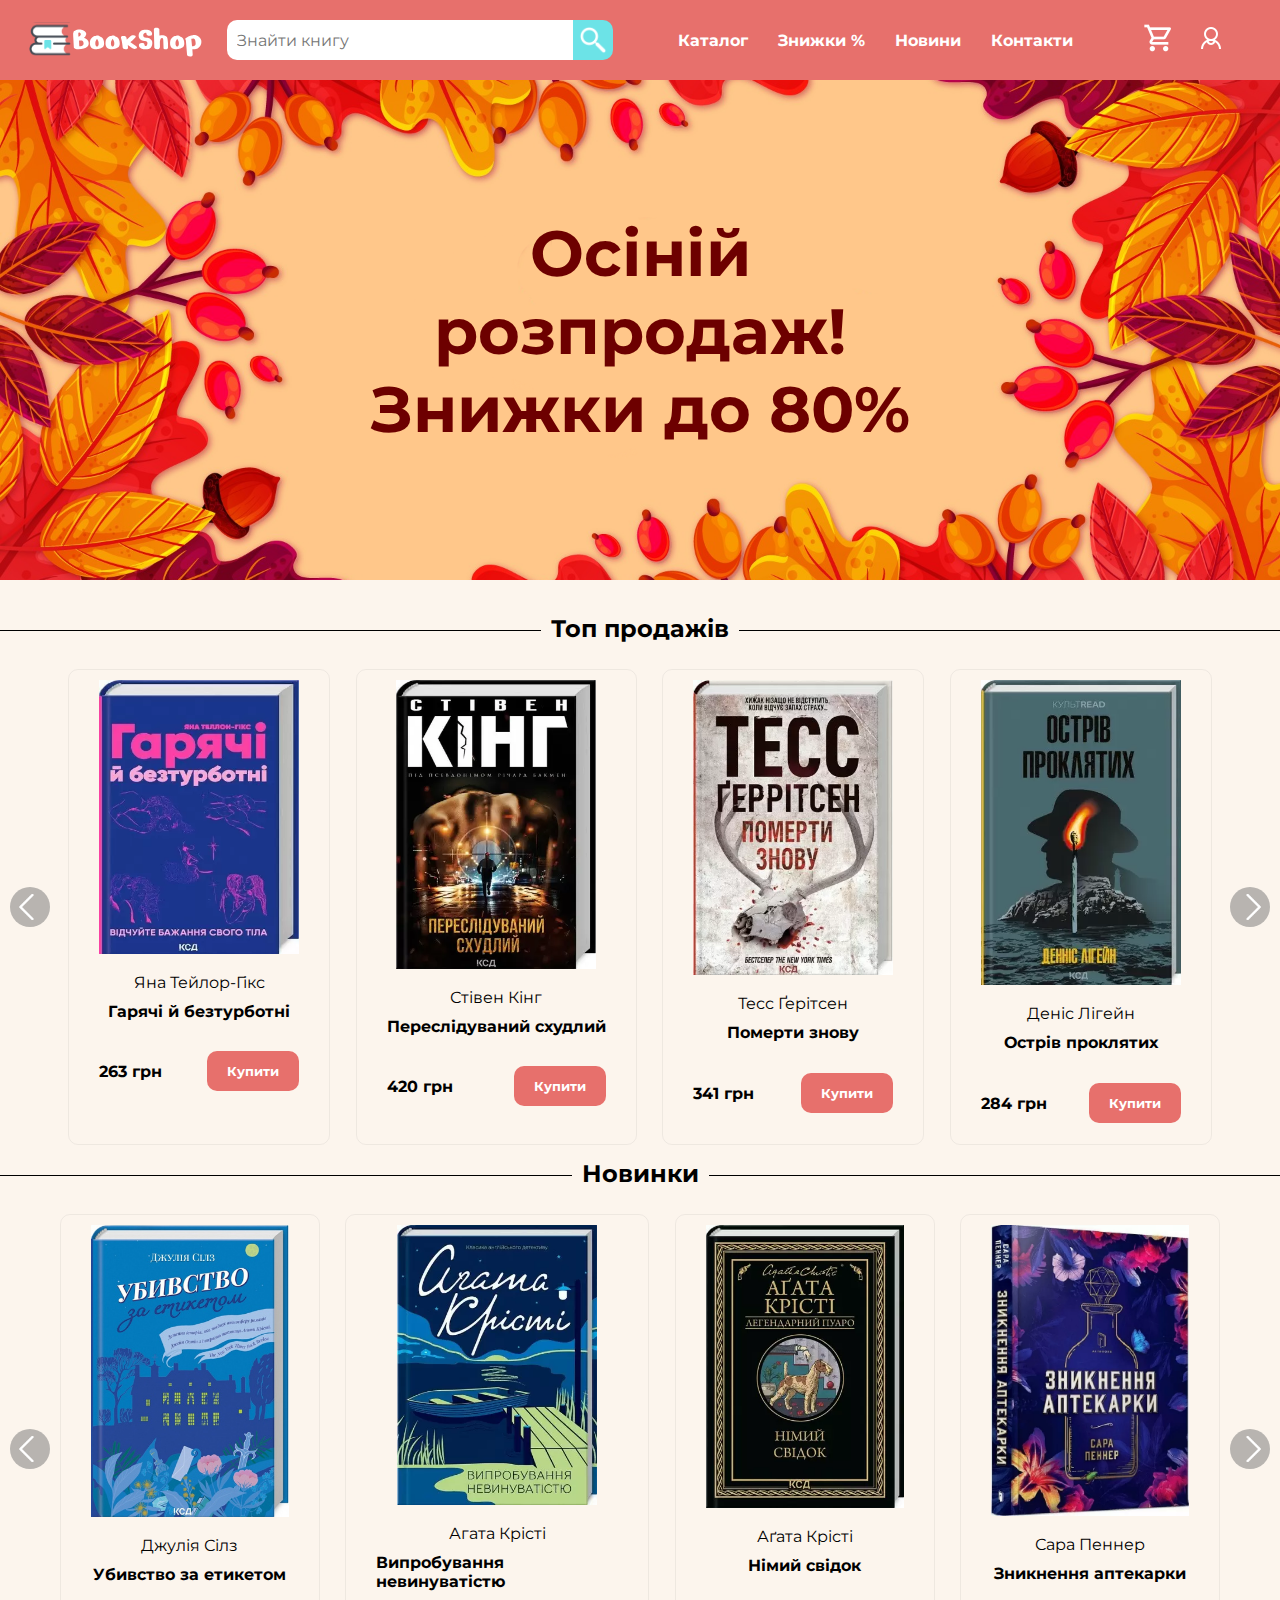
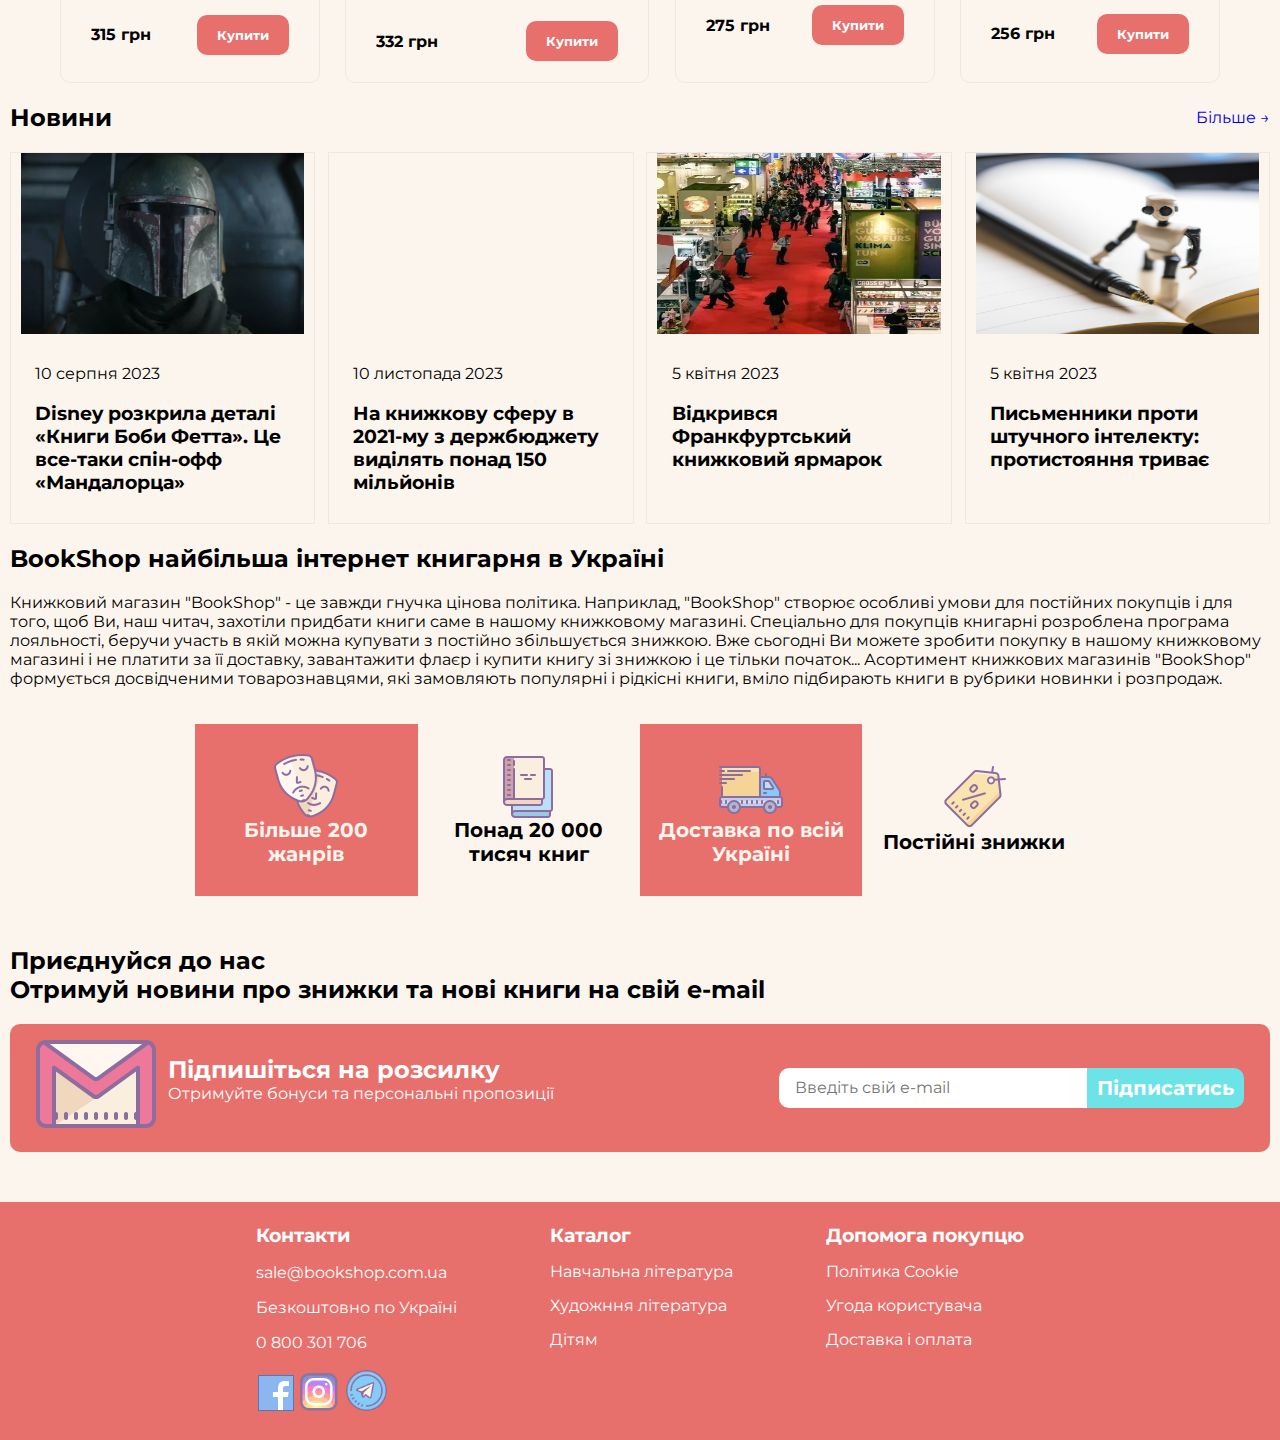
<file: index.html>
<!DOCTYPE html>
<html lang="en">
  <head>
    <meta charset="UTF-8" />
    <meta name="viewport" content="width=device-width, initial-scale=1.0" />
    <link rel="stylesheet" href="style.css" />
    <link rel="stylesheet" href="card-style.css" />
    <title>Document</title>
  </head>
  <body>
    <header>
      <div class="logo">
        <a href="index.html">
          <img src="resources/Logo.svg" alt="Logo" />
        </a>
      </div>

      <div class="searchbar">
        <input type="text" placeholder="Знайти книгу" />
        <button class="secondary-button" type="submit">
          <img src="resources/Search icon.png" alt="Search icon" />
        </button>
      </div>
      <nav class="header-nav">
        <input id="menu-toggle" type="checkbox" />
        <label class="menu-btn" for="menu-toggle">
          <span></span>
        </label>
        <ul class="menu-box">
          <li>
            <div class="dropdown">
              <a href="#" class="menu-items">Каталог</a>
              <div class="dropdown-content">
                <a href="#" class="menu-items">Новинки</a>
                <a href="#" class="menu-items">Топ продажів</a>
                <a href="#" class="menu-items">Навчальна література</a>
                <a href="#" class="menu-items">Художння література</a>
                <a href="#" class="menu-items">Дітям</a>
              </div>
            </div>
          </li>
          <li><a href="" class="menu-items">Знижки %</a></li>
          <li><a href="" class="menu-items">Новини</a></li>
          <li><a href="contact-us.html" class="menu-items">Контакти</a></li>
          <li><a href="#" class="menu-items for-menu">Кошик</a></li>
          <li><a href="#" class="menu-items for-menu">Профіль</a></li>
        </ul>
        <div class="for-user">
          <a href="#" id="cart-btn" class="menu-items"
            ><img src="resources/Cart icon.png" alt="Cart icon"
          /></a>
          <a href="#" class="menu-items" 
            ><img src="resources/User icon.png" alt="User icon"
          /></a>
        </div>
      </nav>
    </header>

    <div class="wrapper">
      <div class="container"></div>
      <section class="hero">
        <a href="#">
          <div class="banner">
            <img src="resources/Autumn banner.png" alt="Banner" />
            <h1 class="hero-title">
              Осіній розпродаж! <br />
              Знижки до 80%
            </h1>
          </div>
        </a>
      </section>

      <section class="Bestsellers">
        <div class="slider-text">
          <h2><span>Топ продажів</span></h2>
        </div>
        <div class="slider">
          <div class="slider-control">
            <button id="arrow">
              <div>
                <img src="resources/arrow left.png" alt="" />
              </div>
            </button>
          </div>

          <section class="cards">
            <div class="card">
              <div class="card-img">
                <a href="#">
                  <img src="resources/Hot and and.webp" alt="Book cover" />
                </a>
              </div>
              <div class="card-description">
                <p>Яна Тейлор-Гікс</p>
                <h4>Гарячі й безтурботні</h4>
              </div>
              <div class="card-actions">
                <h4>263 грн</h4>
                <button>Купити</button>
              </div>
            </div>
            <div class="card">
              <div class="card-img">
                <a href="#">
                  <img
                    src="resources/Переслідуваний схудлий.webp"
                    alt="Book cover"
                  />
                </a>
              </div>
              <div class="card-description">
                <p>Стівен Кінг</p>
                <h4>Переслідуваний схудлий</h4>
              </div>
              <div class="card-actions">
                <h4>420 грн</h4>
                <button>Купити</button>
              </div>
            </div>
            <div class="card">
              <div class="card-img">
                <a href="#">
                  <img src="resources/die again.webp" alt="Book cover" />
                </a>
              </div>
              <div class="card-description">
                <p>Тесс Ґерітсен</p>
                <h4>Померти знову</h4>
              </div>
              <div class="card-actions">
                <h4>341 грн</h4>
                <button>Купити</button>
              </div>
            </div>
            <div class="card">
              <div class="card-img">
                <a href="#">
                  <img src="resources/damned island.webp" alt="Book cover" />
                </a>
              </div>
              <div class="card-description">
                <p>Деніс Лігейн</p>
                <h4>Острів проклятих</h4>
              </div>
              <div class="card-actions">
                <h4>284 грн</h4>
                <button>Купити</button>
              </div>
            </div>
          </section>
          <div class="slider-control">
            <button id="arrow">
              <div>
                <img src="resources/arrow right.png" alt="arrow right" />
              </div>
            </button>
          </div>
        </div>
      </section>
      <section class="Newest">
        <div class="slider-text">
          <h2><span>Новинки</span></h2>
        </div>
        <div class="slider">
          <div class="slider-control">
            <button id="arrow">
              <div>
                <img src="resources/arrow left.png" alt="" />
              </div>
            </button>
          </div>

          <section class="cards">
            <div class="card">
              <div class="card-img">
                <a href="#">
                  <img
                    src="resources/Убивство за етикетом.jpg"
                    alt="Book cover"
                  />
                </a>
              </div>
              <div class="card-description">
                <p>Джулія Сілз</p>
                <h4>Убивство за етикетом</h4>
              </div>
              <div class="card-actions">
                <h4>315 грн</h4>
                <button>Купити</button>
              </div>
            </div>
            <div class="card">
              <div class="card-img">
                <a href="#">
                  <img
                    src="resources/Випробування невинуватістю.webp"
                    alt="Book cover"
                  />
                </a>
              </div>
              <div class="card-description">
                <p>Агата Крісті</p>
                <h4>Випробування невинуватістю</h4>
              </div>
              <div class="card-actions">
                <h4>332 грн</h4>
                <button>Купити</button>
              </div>
            </div>
            <div class="card">
              <div class="card-img">
                <a href="#">
                  <img src="resources/mute witness.webp" alt="Book cover" />
                </a>
              </div>
              <div class="card-description">
                <p>Аґата Крісті</p>
                <h4>Німий свідок</h4>
              </div>
              <div class="card-actions">
                <h4>275 грн</h4>
                <button>Купити</button>
              </div>
            </div>
            <div class="card">
              <div class="card-img">
                <a href="#">
                  <img
                    src="resources/Зникнення аптекарки.webp"
                    alt="Book cover"
                  />
                </a>
              </div>
              <div class="card-description">
                <p>Сара Пеннер</p>
                <h4>Зникнення аптекарки</h4>
              </div>
              <div class="card-actions">
                <h4>256 грн</h4>
                <button>Купити</button>
              </div>
            </div>
          </section>
          <div class="slider-control">
            <button id="arrow">
              <div>
                <img src="resources/arrow right.png" alt="arrow right" />
              </div>
            </button>
          </div>
        </div>
      </section>

      <section class="News">
        <div class="news-title">
          <h2>Новини</h2>
          <a href="#">Більше →</a>
        </div>
        <div class="news-cards">
          <figure class="news-card">
            <div class="news-card-banner">
              <img src="resources/news_2512kn.webp" alt="Banner" />
            </div>
            <div class="news-card-description">
              <p class="news-card-date">10 серпня 2023</p>
              <h3 class="news-card-title">
                Disney розкрила деталі «Книги Боби Фетта». Це все-таки спін-офф
                «Мандалорца»
              </h3>
            </div>
          </figure>

          <figure class="news-card">
            <div class="news-card-banner">
              <iframe
                width="560"
                height="315"
                src="https://www.youtube.com/embed/SKVcQnyEIT8?si=v-jUWPwbP_7d7Wle"
                title="YouTube video player"
                frameborder="0"
                allow="accelerometer; autoplay; clipboard-write; encrypted-media; gyroscope; picture-in-picture; web-share"
                allowfullscreen
              ></iframe>
            </div>
            <div class="news-card-description">
              <p class="news-card-date">10 листопада 2023</p>
              <h3 class="news-card-title">
                На книжкову сферу в 2021-му з держбюджету виділять понад 150
                мільйонів
              </h3>
            </div>
          </figure>

          <figure class="news-card">
            <div class="news-card-banner">
              <img src="resources/NewsBanner.webp" alt="Banner" />
            </div>
            <div class="news-card-description">
              <p class="news-card-date">5 квітня 2023</p>
              <h3 class="news-card-title">
                Відкрився Франкфуртський книжковий ярмарок
              </h3>
            </div>
          </figure>
          <figure class="news-card">
            <div class="news-card-banner">
              <img src="resources/news_40.webp" alt="Banner" />
            </div>
            <div class="news-card-description">
              <p class="news-card-date">5 квітня 2023</p>
              <h3 class="news-card-title">
                Письменники проти штучного інтелекту: протистояння триває
              </h3>
            </div>
          </figure>
        </div>
      </section>
      <section class="about-us">
        <div class="about-us-title">
          <h2>BookShop найбільша інтернет книгарня в Україні</h2>
          <p>
            Книжковий магазин "BookShop" - це завжди гнучка цінова політика.
            Наприклад, "BookShop" створює особливі умови для постійних покупців
            і для того, щоб Ви, наш читач, захотіли придбати книги саме в нашому
            книжковому магазині. Спеціально для покупців книгарні розроблена
            програма лояльності, беручи участь в якій можна купувати з постійно
            збільшується знижкою. Вже сьогодні Ви можете зробити покупку в
            нашому книжковому магазині і не платити за її доставку, завантажити
            флаєр і купити книгу зі знижкою і це тільки початок... Асортимент
            книжкових магазинів "BookShop" формується досвідченими
            товарознавцями, які замовляють популярні і рідкісні книги, вміло
            підбирають книги в рубрики новинки і розпродаж.
          </p>
        </div>
        <div class="about-us-ilustrations">
          <div class="ilustration">
            <img src="resources/Genre icon.png" alt="Genre icon" />
            <p>Більше 200 жанрів</p>
          </div>
          <div class="ilustration">
            <img src="resources/Books icon.png" alt="Books icon" />
            <p>Понад 20 000 тисяч книг</p>
          </div>
          <div class="ilustration">
            <img src="resources/Delivery icon.png" alt="Delivery icon" />
            <p>Доставка по всій Україні</p>
          </div>
          <div class="ilustration">
            <img src="resources/Discount icon.png" alt="Discount icon" />
            <p>Постійні знижки</p>
          </div>
        </div>
      </section>

      <section class="email">
        <div class="email-title">
          <h2>
            Приєднуйся до нас <br />
            Отримуй новини про знижки та нові книги на свій e-mail
          </h2>
        </div>
        <div class="email-block">
          <div class="email-description">
            <img src="resources/Mail icon.png" alt="Mail icon" />
            <div class="email-description-text">
              <h4>Підпишіться на розсилку</h4>
              <p>Отримуйте бонуси та персональні пропозиції</p>
            </div>
          </div>
          <div class="email-input">
            <input type="text" placeholder="Введіть свій e-mail" />
            <button class="secondary-button" type="submit">Підписатись</button>
          </div>
        </div>
      </section>
    </div>
    <footer>
      <div class="contacts">
        <h3>Контакти</h3>
        <p>sale@bookshop.com.ua</p>
        <p>Безкоштовно по Україні</p>
        <p>0 800 301 706</p>
        <div class="social-networks">
          <a href="https://uk-ua.facebook.com/"
            ><img
              width="40"
              src="resources/facebook icon.png"
              alt="Facebook icon"
          /></a>
          <a href="https://www.instagram.com"
            ><img
              width="40"
              src="resources/instagram icon.png"
              alt="Instagram icon"
          /></a>
          <a href="https://t.me/yung_LIL_IKNI"
            ><img
              width="45"
              src="resources/telegram icon.png"
              alt="Telegram icon"
          /></a>
        </div>
      </div>
      <nav class="footer-catalogue-nav">
        <h3>Каталог</h3>
        <ul>
          <li><a href="#">Навчальна література</a></li>
          <li><a href="#">Художння література</a></li>
          <li><a href="#">Дітям</a></li>
        </ul>
      </nav>
      <nav class="footer-user-help-nav">
        <h3>Допомога покупцю</h3>
        <ul>
          <li><a href="#">Політика Cookie</a></li>
          <li><a href="#">Угода користувача</a></li>
          <li><a href="#">Доставка і оплата</a></li>
        </ul>
      </nav>
    </footer>
  </body>
</html>
</file>
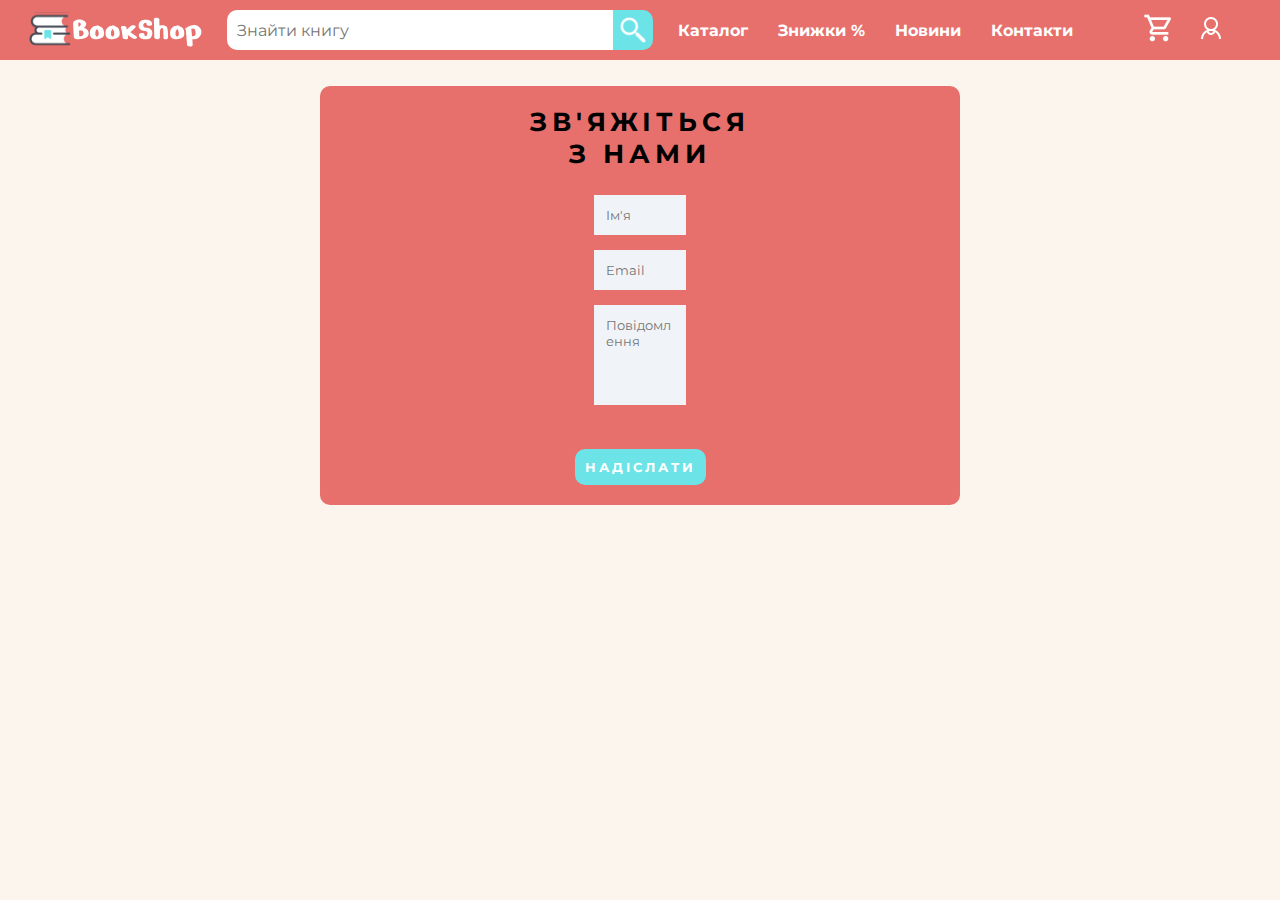
<file: contact-us.html>
<!DOCTYPE html>
<html lang="en">
  <head>
    <meta charset="UTF-8" />
    <meta name="viewport" content="width=device-width, initial-scale=1.0" />
    <link rel="stylesheet" href="contact-us-style.css">
    <link rel="stylesheet" href="style.css" />
    <title>Document</title>
  </head>
  <body>
    <header>
      <div class="logo">
        <a href="index.html">
          <img src="resources/Logo.svg" alt="Logo" />
        </a>
      </div>

      <div class="searchbar">
        <input type="text" placeholder="Знайти книгу" />
        <button type="submit">
          <img src="resources/Search icon.png" alt="Search icon" />
        </button>
      </div>
      <nav class="header-nav">
        <input id="menu-toggle" type="checkbox" />
        <label class="menu-btn" for="menu-toggle">
          <span></span>
        </label>
        <ul class="menu-box">
          <li>
            <div class="dropdown">
              <a href="#" class="menu-items">Каталог</a>
              <div class="dropdown-content">
                <a href="#" class="menu-items">Новинки</a>
                <a href="#" class="menu-items">Топ продажів</a>
                <a href="#" class="menu-items">Навчальна література</a>
                <a href="#" class="menu-items">Художння література</a>
                <a href="#" class="menu-items">Дітям</a>
              </div>
            </div>
          </li>
          <li><a href="" class="menu-items">Знижки %</a></li>
          <li><a href="" class="menu-items">Новини</a></li>
          <li><a href="" class="menu-items">Контакти</a></li>
          <li><a href="#" class="menu-items for-menu">Кошик</a></li>
          <li><a href="#" class="menu-items for-menu">Профіль</a></li>
        </ul>
        <div class="for-user">
          <a href="#" id="cart-btn" class="menu-items"
            ><img src="resources/Cart icon.png" alt="Cart icon"
          /></a>
          <a href="#" class="menu-items"
            ><img src="resources/User icon.png" alt="User icon"
          /></a>
        </div>
      </nav>
    </header>
    <main class="wrapper">
      <section class="contact-us">
        <h3>Зв'яжіться з нами</h3>
        <div class="form">
          <div class="input_field">
            <input type="text" id="name-field" placeholder="Ім'я">
          </div>
          <div class="input_field">
            <input type="text" placeholder="Email">
          </div>
          <div class="input_field">
            <textarea placeholder="Повідомлення"></textarea>
          </div>
          <div class="contact-us-actions" >
            <button class="btn secondary-button" id="send-btn">Надіслати</button>
          </div>
        </div>
      </section>
        
    </main>
  </body>
  <script>

    let sendbtn = document.getElementById("send-btn")
    let namefield = document.getElementById("name-field")
    sendbtn.addEventListener("click",function() {

      alert(namefield.value + ", дякуємо за ваше повідомлення!")
    })

  </script>
</html>
</file>
<file: style.css>
@import url("https://fonts.googleapis.com/css2?family=Montserrat:wght@400;700;900&display=swap");

:root {
  --main-color: #e7706c;
  --main-color-hover: rgba(0, 0, 0, 0.3);
  --secondary-color: #6ce3e7;
  --secondary-color-hover: #5ac5c9;
  --background-color: #fcf5ed;
  --border-color: rgba(115, 115, 115, 0.1);
  --white: #ffffff;
}

* {
  text-decoration: none;
  font-family: "Montserrat", sans-serif;
}
body {
  margin: 0;
  background-color: var(--background-color);
  display: flex;
  flex-direction: column;
}
button {
  cursor: pointer;
}
main{
  display: flex;
  justify-content: center;
}
.secondary-button:hover{
    background: var(--secondary-color-hover);
}
.wrapper {
  flex: 1;
  width: 100vw;
  max-width: 1380px;
  margin: 0 auto;
}

header {
  background-color: var(--main-color);
  display: flex;
  justify-content: space-between;
  align-items: center;
  min-height: 60px;
  padding: 10px 0;
}

.logo {
  max-width: 250px;
  min-width: 200px;
  width: 20%;
  object-fit: contain;
  margin-left: 3vh;
}

.logo a {
  width: 200px;
}
.logo img {
  width: 100%;
}

.searchbar {
  height: 40px;
  max-width: 600px;
  width: 100vw;
  display: flex;
}

.searchbar input {
  font-size: 1em;
  flex: 1;
  border-radius: 10px;
  border-top-right-radius: 0;
  border-bottom-right-radius: 0;
  border: none;
  outline: none;
  padding: 0 10px;
}

.searchbar button {
  padding: 5px;
  min-width: 35px;
  border: none;
  border-radius: 10px;
  border-bottom-left-radius: 0;
  border-top-left-radius: 0;
  outline: none;
  background-color: var(--secondary-color);
}

.searchbar img {
  width: 100%;
  height: 100%;
}
.header-nav {
  align-items: center;
  display: flex;
  gap: 20px;
  margin-right: 3em;
  font-weight: bold;
}
.header-nav a {
  color: var(--white);
}

.dropdown-content {
  display: none;
  position: absolute;
  background-color: var(--main-color);
  min-width: 160px;
  box-shadow: 0px 8px 16px 0px rgba(0, 0, 0, 0.2);
  padding: 12px 16px;
  z-index: 6;
}
.dropdown {
  position: relative;
  display: inline-block;
}
.dropdown:hover .dropdown-content {
  display: flex;
  flex-direction: column;
  gap: 10px;
}
.for-user {
  display: flex;
  gap: 10px;
}
.menu-box {
  display: flex;
  align-items: center;
  list-style: none;
  white-space: nowrap;
  gap: 20px;
}

#menu-toggle {
  display: none;
}
.menu-items {
  width: 100%;
  padding: 5px;
}
.menu-items:hover {
  background-color: var(--secondary-color);
  color: #000;
  border-radius: 5px;
}

.for-menu {
  display: none;
}

.hero a {
  color: #6d0000;
  font-size: 2rem;
}
.banner {
  max-width: 1380px;
  height: 57vh;
  min-height: 400px;
  max-height: 500px;
  position: relative;
  text-align: center;
  padding-bottom: 20px;
}
.hero img {
  width: 100%;
  height: 100%;
  object-fit: cover;
}
.hero-title {
  position: absolute;
  top: 40%;
  left: 50%;
  transform: translate(-50%, -50%);
  text-decoration: none;
}

.slider-text {
  display: flex;
  justify-content: center;
  align-items: center;
  text-align: center;
  margin: 2vh 0;
}

.slider-text h2 {
  width: 100%;
  text-align: center;
  border-bottom: 1px solid #000;
  line-height: 0.1em;
  margin: 10px 0 20px;
  position: relative;
  z-index: 1;
}
.slider-text h2 span {
  background-color: var(--background-color);
  padding: 0 10px;
}

.slider {
  display: flex;
  justify-content: space-between;
  align-items: center;
}
.slider-control {
  margin: 0 10px;
}

#arrow {
  background: rgba(115, 115, 115, 0.5);
  padding: 5px;
  border: 0;
  width: 40px;
  height: 40px;
  border-radius: 100%;
  align-items: center;
}
#arrow img {
  width: 100%;
  height: 100%;
}

.cards {
  display: flex;
  gap: 2vw;
}

.News {
  padding: 0 10px;
}
.news-cards {
  display: flex;
  justify-content: center;
  gap: 1vw;
}

.news-card {
  width: 45%;
  padding: 0 10px;
  height: 370px;
  border: 1px solid var(--border-color);
  margin: 0;
}
.news-title {
  display: flex;
  justify-content: space-between;
  align-items: center;
}

.news-card iframe {
  width: 100%;
  height: 100%;
  object-fit: fill;
}

.news-card-banner {
  width: 100%;
  height: 49%;
}
.news-card-banner img {
  width: 100%;
  height: 100%;
  object-fit: fill;
}
.news-card-description {
  padding: 5%;
}

.about-us {
  display: flex;
  flex-direction: column;
  align-items: center;
  padding: 0 10px;
}

.about-us-ilustrations {
  display: flex;
  justify-content: center;
  margin-top: 20px;
}
.ilustration {
  width: 20%;
  display: flex;
  flex-direction: column;
  justify-content: center;
  align-items: center;
  text-align: center;
  font-family: "Montserrat", sans-serif;
  font-weight: bold;
  font-size: 1.25rem;
  padding: 30px 10px;
}
.ilustration:nth-child(2n + 1) {
  background-color: var(--main-color);
  color: var(--background-color);
}
.ilustration p {
  margin: 0;
}
.email {
  padding: 0 10px;
  margin: 50px 0;
}
.email-block {
  display: flex;
  justify-content: space-between;
  align-items: center;
  background-color: var(--main-color);
  border-radius: 10px;
  padding: 0 2vw;
}
.email-description {
  color: var(--white);
  display: flex;
  align-items: center;
}
.email-description h4 {
  font-size: 1.5rem;
  margin: 0;
}
.email-description img {
  margin-right: 1vw;
}
.email-description-text {
  padding-bottom: 2vh;
}
.email-description p {
  font-size: 1rem;
  margin: 0;
}
.email-input {
  padding-left: 20px;
  height: 40px;
  max-width: 465px;
  width: 100vh;
  display: flex;
  justify-content: center;
}
.email-input input {
  font-size: 1em;
  flex: 1;
  border-radius: 10px;
  border-top-right-radius: 0;
  border-bottom-right-radius: 0;
  border: none;
  outline: none;
  padding: 0 1em;
}
.email-input button {
  padding: 5px 10px;
  border: none;
  border-radius: 10px;
  border-bottom-left-radius: 0;
  border-top-left-radius: 0;
  outline: none;
  background-color: var(--secondary-color);
  font-size: 1.25rem;
  font-weight: bold;
  color: var(--white);
}

footer {
  display: flex;
  justify-content: space-between;
  gap: 20px;
  padding: 2.5vh 20vw;
  background-color: var(--main-color);
  color: var(--white);
  list-style-type: none;
}
footer a {
  text-decoration: none;
  color: var(--white);
  font-size: 1rem;
}
footer h3 {
  margin: 0;
  margin-bottom: 15px;
}
footer ul {
  list-style-type: none;
  padding: 0;
  margin: 0;
}
footer li {
  margin-top: 15px;
}
.social-networks img {
  height: 40;
  width: 40;
}

.contact-us{
  margin-top: 2%;
  padding: 20px 25%;
  width: 50%;
  background-color: var(--main-color);
  border-radius: 10px;
  display: flex;
  flex-direction: column;
  align-items: center;
}
.contact-us-inputs{

  display: flex;
  flex-direction: column;
  gap: 10px;
  align-items: center;
}

@media all and (max-width: 1260px) {
  .news-card:nth-child(n + 4) {
    display: none;
  }
}

@media all and (max-width: 1024px) {
  footer {
    flex-direction: column;
    align-items: center;
    text-align: center;
  }
  .email-block {
    flex-direction: column;
  }
  .email-input {
    padding-bottom: 30px;
  }
  .slider-control {
    display: none;
  }
  .slider {
    display: flex;
    justify-content: center;
  }
  .searchbar {
    max-width: 400px;
    margin-right: 10%;
  }

  .menu-btn {
    display: flex;
    align-items: center;
    position: absolute;
    top: 26px;
    right: 30px;
    width: 26px;
    height: 26px;
    cursor: pointer;
    z-index: 4;
  }

  .menu-btn > span,
  .menu-btn > span::before,
  .menu-btn > span::after {
    display: block;
    position: absolute;
    width: 100%;
    height: 2px;
    background-color: white;
    transition-duration: 0.25s;
  }
  .menu-btn > span::before {
    content: "";
    top: -8px;
  }
  .menu-btn > span::after {
    content: "";
    top: 8px;
  }

  .menu-box {
    display: block;
    position: fixed;
    visibility: hidden;
    top: 0;
    right: -100%;
    width: 300px;
    height: 100%;
    margin: 0;
    padding: 40px 0;
    list-style: none;
    background-color: var(--main-color);
    box-shadow: 1px 0px 6px rgba(0, 0, 0, 0.2);
    transition-duration: 0.25s;
    z-index: 3;
  }
  .for-menu {
    position: relative;
    visibility: visible;
  }
  .for-user {
    display: none;
  }

  .menu-items {
    display: block;
    padding: 12px 24px;
    text-decoration: none;
    transition-duration: 0.25s;
  }

  .menu-item:hover {
    background-color: #cfd8dc;
  }

  #menu-toggle {
    position: absolute;
    top: 0;
    right: 0;
    opacity: 0;
    z-index: 3;
  }

  #menu-toggle:checked ~ .menu-btn > span {
    transform: rotate(45deg);
  }
  #menu-toggle:checked ~ .menu-btn > span::before {
    top: 0;
    transform: rotate(0);
  }
  #menu-toggle:checked ~ .menu-btn > span::after {
    top: 0;
    transform: rotate(90deg);
  }
  #menu-toggle:checked ~ .menu-box {
    visibility: visible;
    right: 0;
  }
  #menu-toggle:checked ~ .searchbar {
    margin-right: 30%;
  }
}

@media all and (max-width: 768px) {
  .about-us-ilustrations {
    flex-direction: column;
    align-items: center;
    width: 85%;
  }
  .ilustration {
    width: 100%;
  }
  .cards {
    padding: 0 15px;
  }
  .email-input {
    max-width: 200px;
  }
  .email-input button {
    font-size: 0.75rem;
  }
  .email-block {
    align-items: center;
  }
  .news-card:nth-child(n + 2) {
    display: block;
  }
  .news-cards {
    flex-wrap: wrap;
  }
  .searchbar {
    max-width: 300px;
    margin-right: 10%;
  }
  .logo {
    min-width: 150px;
  }
  .searchbar {
    height: 35px;
  }
  .email-description img {
    width: 80px;
    height: fit-content;
  }
}

@media all and (max-width: 485px) {
  .searchbar {
    margin-left: 15px;
  }
  .logo {
    display: none;
  }
  .news-card {
    width: 100%;
  }
  .news-card-banner img {
    object-fit: contain;
  }
}
</file>
<file: card-style.css>
@import url("https://fonts.googleapis.com/css2?family=Montserrat:wght@400;700;900&display=swap");

:root {
  --main-color: #e7706c;
  --main-color-hover: #e04540;
  --secondary-color: #6ce3e7;
  --background-color: #fcf5ed;
  --border-color: rgba(115, 115, 115, 0.1);
  --white: #ffffff;
}

.card{
    display: flex;
    flex-direction: column;
    align-items: center;
    max-width: 242px;
    padding: 10px 30px;
    border: 1px solid var(--border-color);
    border-radius: 10px;
}

.card-img{
    max-width: 200px;
    display: flex;
    justify-content: center;
}

.card-img img{
    width:100%;
    object-fit: contain;
}
.card-description{
    display: flex;
    width: 100%;
    flex-direction: column;
    align-items: center;
}

.card-description h4{
    margin: 5px 0 20px 0;
}
.card-description p{
    margin: 15px 0 5px 0;
}
.card-actions{
    width: 100%;
    display: flex;
    justify-content: space-between;
    align-items: center;
}
.card-actions button{
    height: 40px;
    width: auto;
    max-width: 115px;
    font-weight: bold;
    border: none;
    border-radius: 10px;
    background-color: var(--main-color);
    color: white;
    padding: 0 20px;
}
.card-actions button:hover{
    background-color: #6ce3e7;
    color: #000;
}

@media screen and (max-width: 1024px) {
    .card:nth-child(n+4){
        display: none;
    }
}
@media all and (max-width: 768px) {
        .card:nth-child(n+3){
        display: none;
    }
}
@media all and (max-width: 485px) {
    .card-actions{
        flex-direction: column;
    }
    .card-actions h4{
        margin: 0;
        margin-bottom: 20px;
    }
}
</file>
<file: contact-us-style.css>
@import url('https://fonts.googleapis.com/css?family=Josefin+Sans');

:root {
    --main-color: #e7706c;
    --main-color-hover: rgba(0, 0, 0, 0.3);
    --secondary-color: #6ce3e7;
    --secondary-color-hover: #5ac5c9;
    --background-color: #fcf5ed;
    --border-color: rgba(115, 115, 115, 0.1);
    --white: #ffffff;
  }
*{
  margin: 0;
  padding: 0;
  box-sizing: border-box;
  text-decoration: none;
  outline: none;
}
html body{
    height: 10vh;
}
body{
  background: var(--background-color);
  height: 100vh;
}
.form{
    display: flex;
    flex-direction: column;
    align-items: center;
}

.contact-us{
  max-width: 500px;
  width: 100%;
  margin-top: 5%;
  background: #fff;
  padding: 50px;
  border-radius: 20px;
}

.contact-us h3{
  text-transform: uppercase;
  letter-spacing: 5px;
  font-size: 26px;
  margin-bottom: 25px;
  text-align: center;
}

.contact-us .input_field{
  width: 70%;
  margin-bottom: 15px;
}

.contact-us .input_field input[type="text"],
.contact-us .input_field textarea{
  width: 100%;
  padding: 12px;
  background: #f0f4f8;
  border: 0;
}
.input_field textarea{
  resize: none;
  height: 100px;
}
.btn{
  margin-top: 25px;
  background: var(--secondary-color);
  padding: 10px;
  text-align: center;
  text-transform: uppercase;
  letter-spacing: 3px;
  font-weight: bold;
  border: none;
  border-radius: 10px;
}

.contact-us .form .btn{
  color: #fff;
  display: block;
}
</file>
